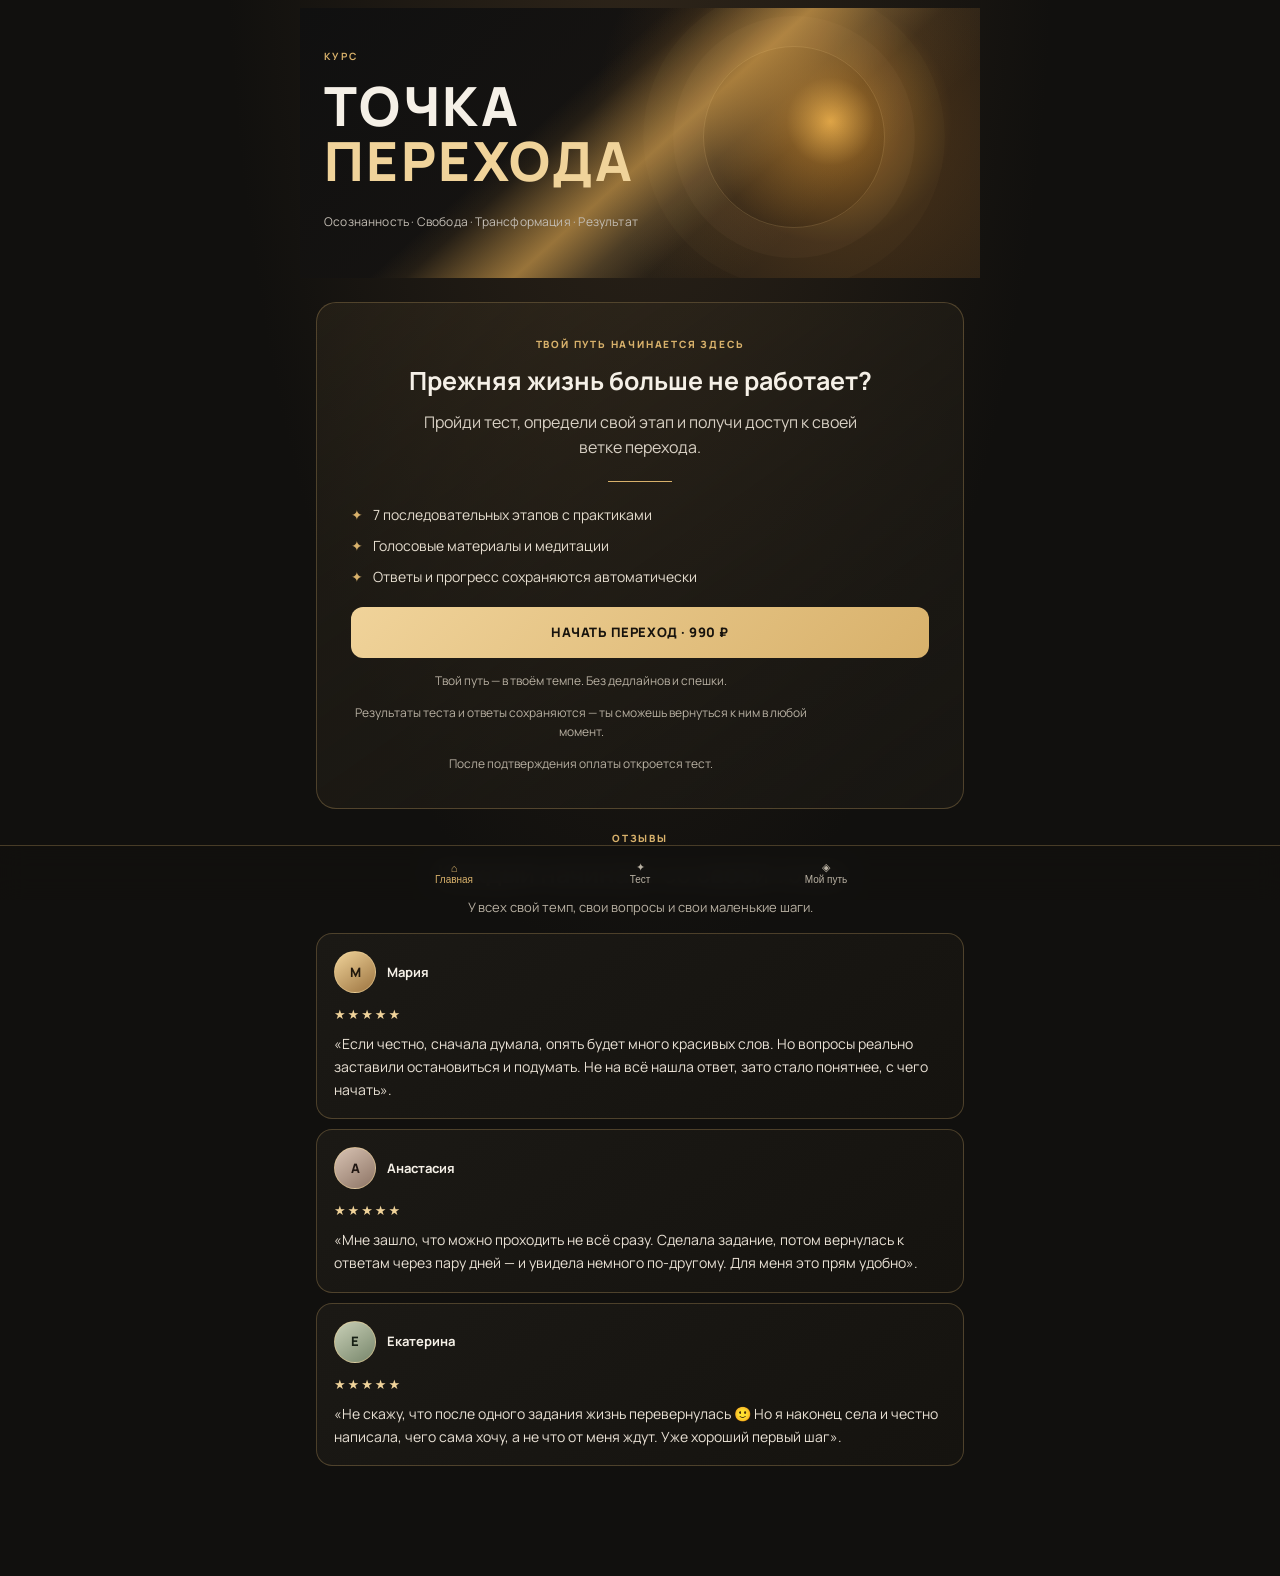
<file: index.html>
<!doctype html>
<html lang="ru">
<head>
  <meta charset="UTF-8">
  <meta name="viewport" content="width=device-width,initial-scale=1,viewport-fit=cover">
  <meta name="theme-color" content="#11100e">
  <title>Точка перехода</title>
  <script src="https://telegram.org/js/telegram-web-app.js"></script>
  <link rel="preconnect" href="https://fonts.googleapis.com">
  <link rel="preconnect" href="https://fonts.gstatic.com" crossorigin>
  <link href="https://fonts.googleapis.com/css2?family=Manrope:wght@400;500;600;700;800&display=swap" rel="stylesheet">
  <style>
    :root{--bg:#11100e;--panel:#191713;--gold:#d8b16b;--gold2:#f0d39a;--text:#f5f0e7;--muted:#b8b0a2;--line:rgba(216,177,107,.28)}
    *{box-sizing:border-box}html{background:var(--bg)}body{margin:0;background:radial-gradient(ellipse at 50% -10%,#30261a 0,transparent 46%),var(--bg);color:var(--text);font-family:Manrope,system-ui,sans-serif;line-height:1.55;min-height:100vh}.app{max-width:680px;margin:0 auto;padding:18px 16px 100px}.hero{position:relative;isolation:isolate;overflow:hidden;min-height:270px;margin:-18px -16px 24px;padding:28px 24px 34px;text-align:left;display:flex;flex-direction:column;justify-content:center;background:radial-gradient(circle at 78% 42%,rgba(232,171,72,.95) 0,rgba(190,127,43,.58) 8%,rgba(122,79,32,.28) 22%,transparent 43%),linear-gradient(135deg,#101010 0%,#151311 42%,#2b2115 100%)}.hero:before{content:"";position:absolute;z-index:-1;inset:-20% -8%;background:linear-gradient(138deg,transparent 0 39%,rgba(219,160,70,.08) 42%,rgba(231,174,83,.62) 51%,rgba(232,181,97,.24) 57%,rgba(232,181,97,.06) 62%,transparent 70%);transform:translateY(10px)}.hero:after{content:"";position:absolute;z-index:-1;width:180px;height:180px;right:14%;top:14%;border:1px solid rgba(242,202,132,.19);border-radius:50%;box-shadow:0 0 0 30px rgba(242,202,132,.035),0 0 0 60px rgba(242,202,132,.025)}.eyebrow{font-size:10px;letter-spacing:.24em;color:var(--gold);font-weight:700}.hero h1{font-size:clamp(36px,10vw,54px);line-height:1.02;letter-spacing:.045em;margin:13px 0 24px;font-weight:800;max-width:520px}.hero h1 span{color:var(--gold2)}.hero p{font-size:12px;color:#c3bdb4;letter-spacing:.015em;margin:0;max-width:420px;line-height:1.6}.gold-line{height:1px;width:64px;background:var(--gold);margin:22px auto}.screen{display:none;animation:fade .25s ease}.screen.active{display:block}@keyframes fade{from{opacity:.5;transform:translateY(5px)}to{opacity:1;transform:none}}.intro{border:1px solid var(--line);border-radius:20px;padding:26px 20px;background:linear-gradient(145deg,rgba(216,177,107,.07),rgba(25,23,19,.92));text-align:center}.intro h2{font-size:clamp(23px,6vw,32px);line-height:1.25;margin:0 0 14px}.intro>p{color:#d8d0c4;margin:0 auto 20px;max-width:460px}.benefits{display:grid;gap:9px;text-align:left;margin:20px 0}.benefit{display:flex;gap:10px;align-items:flex-start;color:#e5ddcf;font-size:14px}.benefit b{color:var(--gold);font-weight:700}.fine{font-size:12px!important;color:var(--muted)!important;margin:14px 0 0!important}.primary,.secondary,.back,.card{font:inherit;cursor:pointer;transition:transform .15s,opacity .15s}.primary{display:block;width:100%;border:0;border-radius:12px;padding:15px 16px;background:linear-gradient(135deg,var(--gold2),var(--gold));color:#17130d;font-weight:800;font-size:13px;letter-spacing:.04em}.secondary{display:block;width:100%;border:1px solid var(--line);border-radius:12px;padding:13px 15px;background:#1b1915;color:var(--text);font-size:12px;font-weight:700}.primary:active,.secondary:active,.back:active{transform:scale(.99)}.back{border:0;background:none;color:var(--gold);padding:10px 0 18px;font-size:13px}.screen h2{font-size:25px;line-height:1.25}.tag{color:var(--gold);font-size:10px;font-weight:800;letter-spacing:.18em;margin-bottom:12px}.lesson,.result,.cabinet-card{background:var(--panel);border:1px solid var(--line);border-radius:18px;padding:20px;margin:8px 0 18px}.lesson h2,.result h2{margin:0 0 18px}.lesson p,.result p{color:#e0d8cc}.lesson-audio{margin:20px 0;padding:15px;border:1px solid var(--line);border-radius:12px;background:#14120f}.lesson-audio audio{width:100%;max-width:100%;margin-top:6px}.lesson-practice{margin:20px 0;padding:16px;border-radius:12px;background:#211e18}.practice-answer textarea{color:var(--text)!important}.bottom-nav{position:fixed;bottom:0;left:0;right:0;z-index:10;display:flex;justify-content:center;gap:6px;padding:10px 12px calc(10px + env(safe-area-inset-bottom));background:rgba(17,16,14,.94);border-top:1px solid var(--line);backdrop-filter:blur(12px)}.bottom-nav button{flex:1;max-width:180px;border:0;background:transparent;color:var(--muted);font-size:11px;padding:5px 2px}.bottom-nav button span{display:block;font-size:10px}.bottom-nav button:first-child{color:var(--gold)}#cabinet-progress{height:6px;border-radius:8px;background:var(--gold);width:0;transition:width .3s}#cabinet-progress-track{height:6px;background:#353027;border-radius:8px;overflow:hidden;margin:12px 0}.stage-list button{display:block;width:100%;text-align:left;margin:8px 0;padding:13px;border:1px solid var(--line);border-radius:10px;background:#201d17;color:var(--text)}button:focus-visible{outline:2px solid var(--gold);outline-offset:3px}@media(min-width:560px){.app{padding-top:26px}.intro{padding:34px}.lesson,.result{padding:26px}}
      .reviews{margin:22px 0 8px}.reviews-heading{text-align:center;margin:0 0 7px;font-size:22px;line-height:1.25}.reviews-sub{text-align:center;color:var(--muted);font-size:13px;margin:0 0 16px}.review-card{background:linear-gradient(145deg,#1b1915,#15130f);border:1px solid var(--line);border-radius:16px;padding:17px;margin:10px 0}.review-stars{color:var(--gold2);letter-spacing:.15em;font-size:13px;margin-bottom:8px}.review-card blockquote{margin:0;color:#e9e1d5;font-size:14px;line-height:1.65}.review-meta{display:flex;justify-content:space-between;gap:10px;align-items:center;margin-top:13px;color:var(--muted);font-size:11px}.review-name{color:var(--gold2);font-weight:700}.review-top{display:flex;align-items:center;gap:11px;margin-bottom:11px}.review-avatar{width:42px;height:42px;flex:0 0 42px;border-radius:50%;display:grid;place-items:center;font-size:13px;font-weight:800;color:#21180d;border:1px solid rgba(240,211,154,.55);background:linear-gradient(145deg,#f0d39a,#9c7440)}.review-person{min-width:0}.review-person strong{display:block;font-size:13px;color:var(--text)}
  </style>
</head>
<body>
  <div class="app">
    <header class="hero">
      <div class="eyebrow">КУРС</div>
      <h1>ТОЧКА<br><span>ПЕРЕХОДА</span></h1>
      <p>Осознанность · Свобода · Трансформация · Результат</p>
    </header>

    <main id="screen-home" class="screen active">
      <section class="intro">
        <div class="tag">ТВОЙ ПУТЬ НАЧИНАЕТСЯ ЗДЕСЬ</div>
        <h2>Прежняя жизнь больше не работает?</h2>
        <p>Пройди тест, определи свой этап и получи доступ к своей ветке перехода.</p>
        <div class="gold-line"></div>
        <div class="benefits">
          <div class="benefit"><b>✦</b><span>7 последовательных этапов с практиками</span></div>
          <div class="benefit"><b>✦</b><span>Голосовые материалы и медитации</span></div>
          <div class="benefit"><b>✦</b><span>Ответы и прогресс сохраняются автоматически</span></div>
        </div>
        <button class="primary" onclick="openTribute(LINKS.awakening)">НАЧАТЬ ПЕРЕХОД · 990 ₽</button>
        <p class="fine">Твой путь — в твоём темпе. Без дедлайнов и спешки.</p>
        <p class="fine">Результаты теста и ответы сохраняются — ты сможешь вернуться к ним в любой момент.</p>
        <p class="fine">После подтверждения оплаты откроется тест.</p>
      </section>

      <section class="reviews" aria-labelledby="reviews-heading">
        <div class="tag" style="text-align:center">ОТЗЫВЫ</div>
        <h2 class="reviews-heading" id="reviews-heading">Каждый начинает со своей точки</h2>
        <p class="reviews-sub">У всех свой темп, свои вопросы и свои маленькие шаги.</p>

        <article class="review-card">
          <div class="review-top"><div class="review-avatar" aria-hidden="true">М</div><div class="review-person"><strong>Мария</strong></div></div>
          <div class="review-stars">★★★★★</div>
          <blockquote>«Если честно, сначала думала, опять будет много красивых слов. Но вопросы реально заставили остановиться и подумать. Не на всё нашла ответ, зато стало понятнее, с чего начать».</blockquote>
        </article>

        <article class="review-card">
          <div class="review-top"><div class="review-avatar" aria-hidden="true" style="background:linear-gradient(145deg,#d8c3b3,#8d7465);color:#211713">А</div><div class="review-person"><strong>Анастасия</strong></div></div>
          <div class="review-stars">★★★★★</div>
          <blockquote>«Мне зашло, что можно проходить не всё сразу. Сделала задание, потом вернулась к ответам через пару дней — и увидела немного по-другому. Для меня это прям удобно».</blockquote>
        </article>

        <article class="review-card">
          <div class="review-top"><div class="review-avatar" aria-hidden="true" style="background:linear-gradient(145deg,#c9d0b7,#77866b);color:#172015">Е</div><div class="review-person"><strong>Екатерина</strong></div></div>
          <div class="review-stars">★★★★★</div>
          <blockquote>«Не скажу, что после одного задания жизнь перевернулась 🙂 Но я наконец села и честно написала, чего сама хочу, а не что от меня ждут. Уже хороший первый шаг».</blockquote>
        </article>

      </section>
    </main>

    <main id="screen-test" class="screen"><button class="back" onclick="showScreen('home')">← Назад</button><div id="test-wrap"></div></main>

    <main id="screen-cabinet" class="screen">
      <button class="back" onclick="showScreen('home')">← На главную</button>
      <section class="cabinet-card"><div class="tag">МОЙ ПУТЬ</div><h2 id="cabinet-stage">Твой путь</h2><div id="cabinet-progress-track"><div id="cabinet-progress"></div></div><p id="cabinet-progress-text">Загрузка…</p><div id="cabinet-message"></div></section>
      <div id="stage-list" class="stage-list"></div>
    </main>

    <main id="screen-lesson" class="screen"><button class="back" onclick="openCabinet()">← Мой путь</button><div id="lesson-wrap"></div></main>
  </div>

  <nav class="bottom-nav" aria-label="Основная навигация">
    <button onclick="showScreen('home')">⌂<span>Главная</span></button>
    <button onclick="showScreen('test')">✦<span>Тест</span></button>
    <button onclick="openCabinet()">◈<span>Мой путь</span></button>
  </nav>
  <script src="app.js"></script>
</body>
</html>
</file>
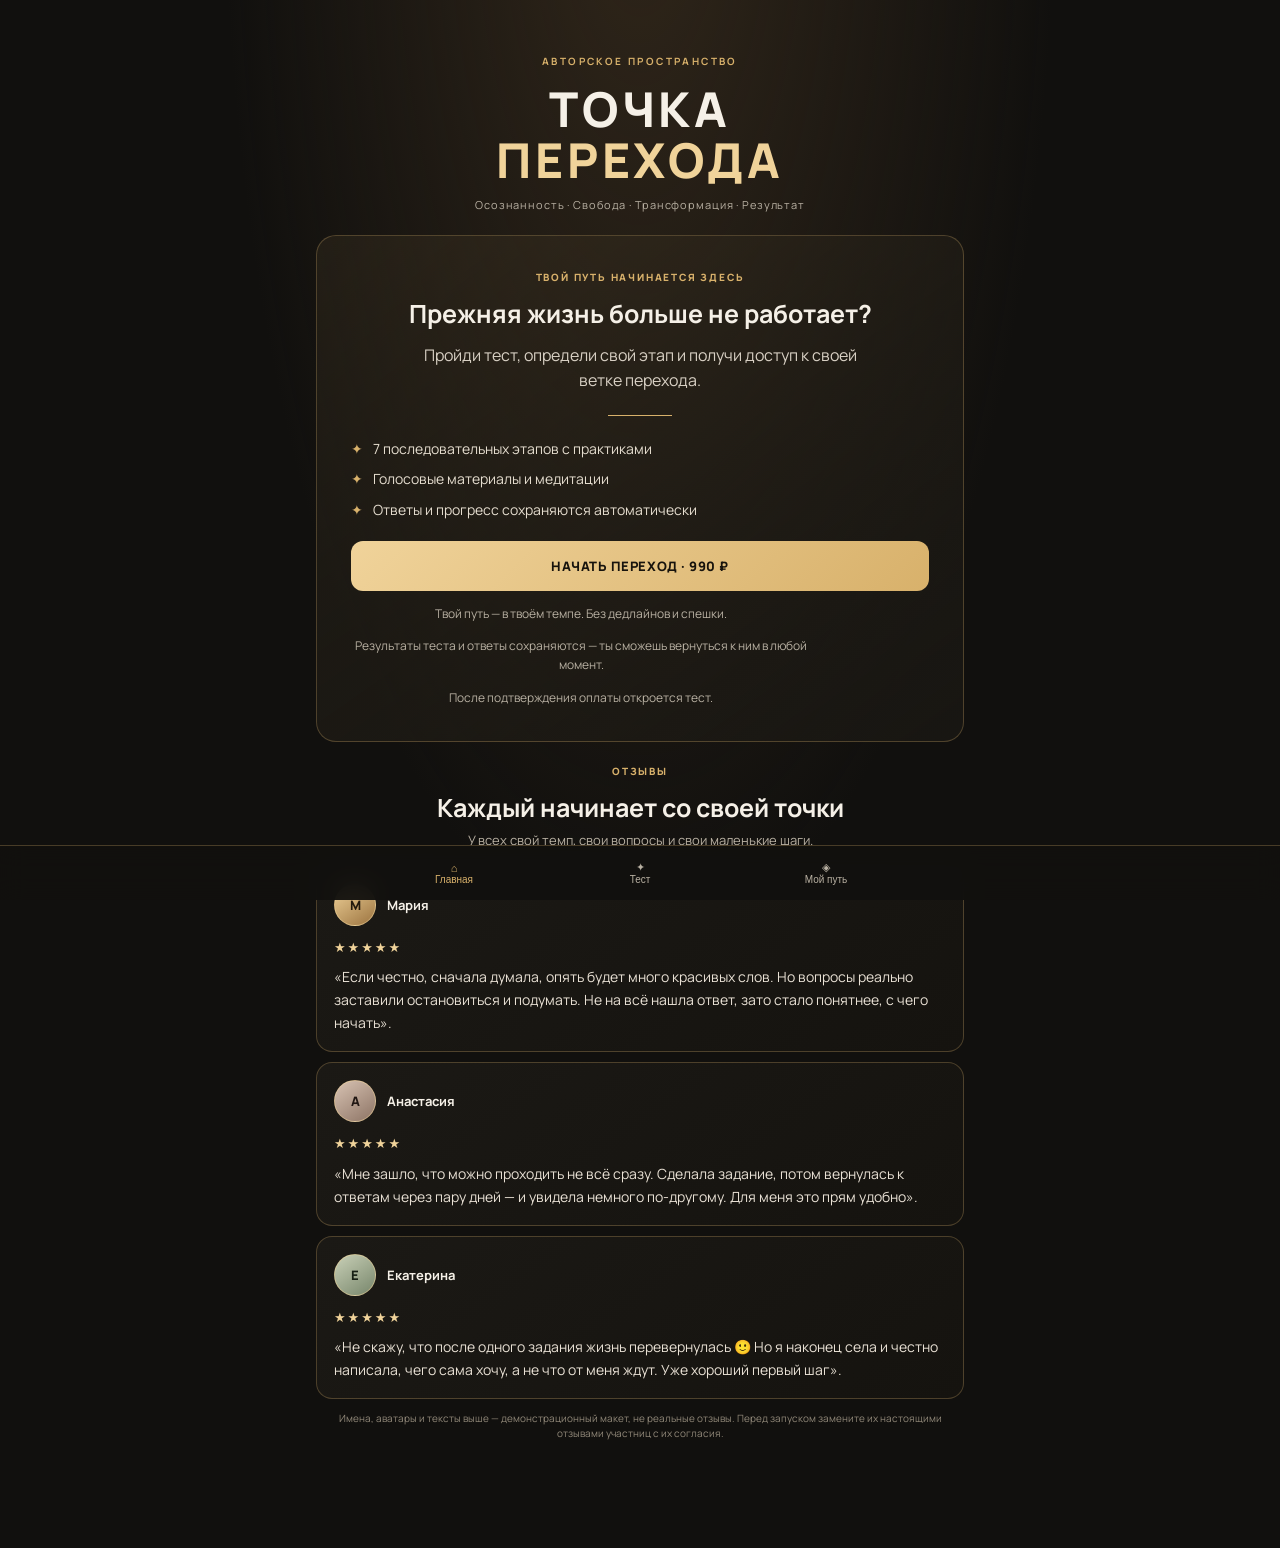
<file: index (5).html>
<!doctype html>
<html lang="ru">
<head>
  <meta charset="UTF-8">
  <meta name="viewport" content="width=device-width,initial-scale=1,viewport-fit=cover">
  <meta name="theme-color" content="#11100e">
  <title>Точка перехода</title>
  <script src="https://telegram.org/js/telegram-web-app.js"></script>
  <link rel="preconnect" href="https://fonts.googleapis.com">
  <link rel="preconnect" href="https://fonts.gstatic.com" crossorigin>
  <link href="https://fonts.googleapis.com/css2?family=Manrope:wght@400;500;600;700;800&display=swap" rel="stylesheet">
  <style>
    :root{--bg:#11100e;--panel:#191713;--gold:#d8b16b;--gold2:#f0d39a;--text:#f5f0e7;--muted:#b8b0a2;--line:rgba(216,177,107,.28)}
    *{box-sizing:border-box}html{background:var(--bg)}body{margin:0;background:radial-gradient(ellipse at 50% -10%,#30261a 0,transparent 46%),var(--bg);color:var(--text);font-family:Manrope,system-ui,sans-serif;line-height:1.55;min-height:100vh}.app{max-width:680px;margin:0 auto;padding:18px 16px 100px}.hero{padding:28px 8px 22px;text-align:center}.eyebrow{font-size:10px;letter-spacing:.24em;color:var(--gold);font-weight:700}.hero h1{font-size:clamp(30px,8vw,48px);line-height:1.08;letter-spacing:.08em;margin:13px 0 10px;font-weight:800}.hero h1 span{color:var(--gold2)}.hero p{font-size:11px;color:var(--muted);letter-spacing:.08em;margin:0}.gold-line{height:1px;width:64px;background:var(--gold);margin:22px auto}.screen{display:none;animation:fade .25s ease}.screen.active{display:block}@keyframes fade{from{opacity:.5;transform:translateY(5px)}to{opacity:1;transform:none}}.intro{border:1px solid var(--line);border-radius:20px;padding:26px 20px;background:linear-gradient(145deg,rgba(216,177,107,.07),rgba(25,23,19,.92));text-align:center}.intro h2{font-size:clamp(23px,6vw,32px);line-height:1.25;margin:0 0 14px}.intro>p{color:#d8d0c4;margin:0 auto 20px;max-width:460px}.benefits{display:grid;gap:9px;text-align:left;margin:20px 0}.benefit{display:flex;gap:10px;align-items:flex-start;color:#e5ddcf;font-size:14px}.benefit b{color:var(--gold);font-weight:700}.fine{font-size:12px!important;color:var(--muted)!important;margin:14px 0 0!important}.primary,.secondary,.back,.card{font:inherit;cursor:pointer;transition:transform .15s,opacity .15s}.primary{display:block;width:100%;border:0;border-radius:12px;padding:15px 16px;background:linear-gradient(135deg,var(--gold2),var(--gold));color:#17130d;font-weight:800;font-size:13px;letter-spacing:.04em}.secondary{display:block;width:100%;border:1px solid var(--line);border-radius:12px;padding:13px 15px;background:#1b1915;color:var(--text);font-size:12px;font-weight:700}.primary:active,.secondary:active,.back:active{transform:scale(.99)}.back{border:0;background:none;color:var(--gold);padding:10px 0 18px;font-size:13px}.screen h2{font-size:25px;line-height:1.25}.tag{color:var(--gold);font-size:10px;font-weight:800;letter-spacing:.18em;margin-bottom:12px}.lesson,.result,.cabinet-card{background:var(--panel);border:1px solid var(--line);border-radius:18px;padding:20px;margin:8px 0 18px}.lesson h2,.result h2{margin:0 0 18px}.lesson p,.result p{color:#e0d8cc}.lesson-audio{margin:20px 0;padding:15px;border:1px solid var(--line);border-radius:12px;background:#14120f}.lesson-audio audio{width:100%;max-width:100%;margin-top:6px}.lesson-practice{margin:20px 0;padding:16px;border-radius:12px;background:#211e18}.practice-answer textarea{color:var(--text)!important}.bottom-nav{position:fixed;bottom:0;left:0;right:0;z-index:10;display:flex;justify-content:center;gap:6px;padding:10px 12px calc(10px + env(safe-area-inset-bottom));background:rgba(17,16,14,.94);border-top:1px solid var(--line);backdrop-filter:blur(12px)}.bottom-nav button{flex:1;max-width:180px;border:0;background:transparent;color:var(--muted);font-size:11px;padding:5px 2px}.bottom-nav button span{display:block;font-size:10px}.bottom-nav button:first-child{color:var(--gold)}#cabinet-progress{height:6px;border-radius:8px;background:var(--gold);width:0;transition:width .3s}#cabinet-progress-track{height:6px;background:#353027;border-radius:8px;overflow:hidden;margin:12px 0}.stage-list button{display:block;width:100%;text-align:left;margin:8px 0;padding:13px;border:1px solid var(--line);border-radius:10px;background:#201d17;color:var(--text)}button:focus-visible{outline:2px solid var(--gold);outline-offset:3px}@media(min-width:560px){.app{padding-top:26px}.intro{padding:34px}.lesson,.result{padding:26px}}
      .reviews{margin:22px 0 8px}.reviews-heading{text-align:center;margin:0 0 7px;font-size:22px;line-height:1.25}.reviews-sub{text-align:center;color:var(--muted);font-size:13px;margin:0 0 16px}.review-card{background:linear-gradient(145deg,#1b1915,#15130f);border:1px solid var(--line);border-radius:16px;padding:17px;margin:10px 0}.review-stars{color:var(--gold2);letter-spacing:.15em;font-size:13px;margin-bottom:8px}.review-card blockquote{margin:0;color:#e9e1d5;font-size:14px;line-height:1.65}.review-meta{display:flex;justify-content:space-between;gap:10px;align-items:center;margin-top:13px;color:var(--muted);font-size:11px}.review-name{color:var(--gold2);font-weight:700}.review-top{display:flex;align-items:center;gap:11px;margin-bottom:11px}.review-avatar{width:42px;height:42px;flex:0 0 42px;border-radius:50%;display:grid;place-items:center;font-size:13px;font-weight:800;color:#21180d;border:1px solid rgba(240,211,154,.55);background:linear-gradient(145deg,#f0d39a,#9c7440)}.review-person{min-width:0}.review-person strong{display:block;font-size:13px;color:var(--text)}.review-person span{display:block;font-size:10px;color:var(--muted);margin-top:2px}.review-note{font-size:10px;line-height:1.45;color:#918879;text-align:center;margin:12px 8px 0}
  </style>
</head>
<body>
  <div class="app">
    <header class="hero">
      <div class="eyebrow">АВТОРСКОЕ ПРОСТРАНСТВО</div>
      <h1>ТОЧКА<br><span>ПЕРЕХОДА</span></h1>
      <p>Осознанность · Свобода · Трансформация · Результат</p>
    </header>

    <main id="screen-home" class="screen active">
      <section class="intro">
        <div class="tag">ТВОЙ ПУТЬ НАЧИНАЕТСЯ ЗДЕСЬ</div>
        <h2>Прежняя жизнь больше не работает?</h2>
        <p>Пройди тест, определи свой этап и получи доступ к своей ветке перехода.</p>
        <div class="gold-line"></div>
        <div class="benefits">
          <div class="benefit"><b>✦</b><span>7 последовательных этапов с практиками</span></div>
          <div class="benefit"><b>✦</b><span>Голосовые материалы и медитации</span></div>
          <div class="benefit"><b>✦</b><span>Ответы и прогресс сохраняются автоматически</span></div>
        </div>
        <button class="primary" onclick="openTribute(LINKS.awakening)">НАЧАТЬ ПЕРЕХОД · 990 ₽</button>
        <p class="fine">Твой путь — в твоём темпе. Без дедлайнов и спешки.</p>
        <p class="fine">Результаты теста и ответы сохраняются — ты сможешь вернуться к ним в любой момент.</p>
        <p class="fine">После подтверждения оплаты откроется тест.</p>
      </section>

      <section class="reviews" aria-labelledby="reviews-heading">
        <div class="tag" style="text-align:center">ОТЗЫВЫ</div>
        <h2 class="reviews-heading" id="reviews-heading">Каждый начинает со своей точки</h2>
        <p class="reviews-sub">У всех свой темп, свои вопросы и свои маленькие шаги.</p>

        <article class="review-card">
          <div class="review-top"><div class="review-avatar" aria-hidden="true">М</div><div class="review-person"><strong>Мария</strong></div></div>
          <div class="review-stars">★★★★★</div>
          <blockquote>«Если честно, сначала думала, опять будет много красивых слов. Но вопросы реально заставили остановиться и подумать. Не на всё нашла ответ, зато стало понятнее, с чего начать».</blockquote>
        </article>

        <article class="review-card">
          <div class="review-top"><div class="review-avatar" aria-hidden="true" style="background:linear-gradient(145deg,#d8c3b3,#8d7465);color:#211713">А</div><div class="review-person"><strong>Анастасия</strong></div></div>
          <div class="review-stars">★★★★★</div>
          <blockquote>«Мне зашло, что можно проходить не всё сразу. Сделала задание, потом вернулась к ответам через пару дней — и увидела немного по-другому. Для меня это прям удобно».</blockquote>
        </article>

        <article class="review-card">
          <div class="review-top"><div class="review-avatar" aria-hidden="true" style="background:linear-gradient(145deg,#c9d0b7,#77866b);color:#172015">Е</div><div class="review-person"><strong>Екатерина</strong></div></div>
          <div class="review-stars">★★★★★</div>
          <blockquote>«Не скажу, что после одного задания жизнь перевернулась 🙂 Но я наконец села и честно написала, чего сама хочу, а не что от меня ждут. Уже хороший первый шаг».</blockquote>
        </article>

        <p class="review-note">Имена, аватары и тексты выше — демонстрационный макет, не реальные отзывы. Перед запуском замените их настоящими отзывами участниц с их согласия.</p>
      </section>
    </main>

    <main id="screen-test" class="screen"><button class="back" onclick="showScreen('home')">← Назад</button><div id="test-wrap"></div></main>

    <main id="screen-cabinet" class="screen">
      <button class="back" onclick="showScreen('home')">← На главную</button>
      <section class="cabinet-card"><div class="tag">МОЙ ПУТЬ</div><h2 id="cabinet-stage">Твой путь</h2><div id="cabinet-progress-track"><div id="cabinet-progress"></div></div><p id="cabinet-progress-text">Загрузка…</p><div id="cabinet-message"></div></section>
      <div id="stage-list" class="stage-list"></div>
    </main>

    <main id="screen-lesson" class="screen"><button class="back" onclick="openCabinet()">← Мой путь</button><div id="lesson-wrap"></div></main>
  </div>

  <nav class="bottom-nav" aria-label="Основная навигация">
    <button onclick="showScreen('home')">⌂<span>Главная</span></button>
    <button onclick="showScreen('test')">✦<span>Тест</span></button>
    <button onclick="openCabinet()">◈<span>Мой путь</span></button>
  </nav>
  <script src="app.js"></script>
</body>
</html>
</file>
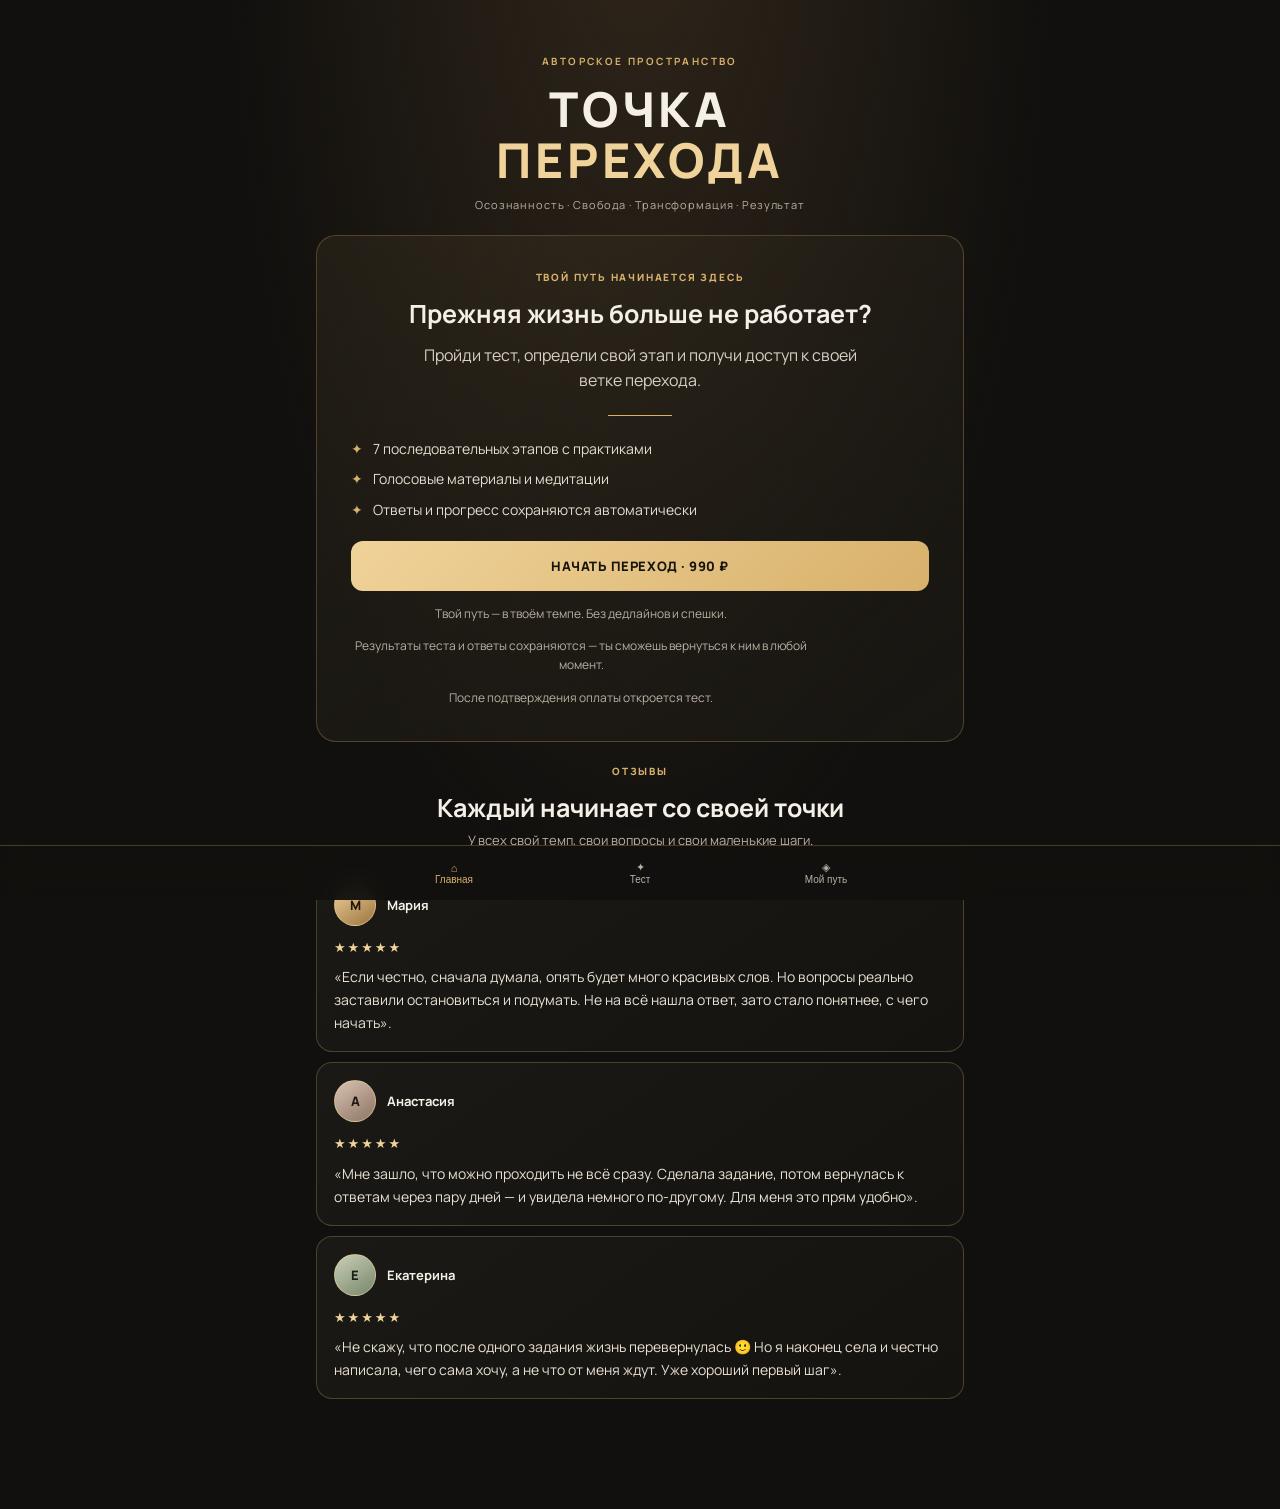
<file: index-fixed.html>
<!doctype html>
<html lang="ru">
<head>
  <meta charset="UTF-8">
  <meta name="viewport" content="width=device-width,initial-scale=1,viewport-fit=cover">
  <meta name="theme-color" content="#11100e">
  <title>Точка перехода</title>
  <script src="https://telegram.org/js/telegram-web-app.js"></script>
  <link rel="preconnect" href="https://fonts.googleapis.com">
  <link rel="preconnect" href="https://fonts.gstatic.com" crossorigin>
  <link href="https://fonts.googleapis.com/css2?family=Manrope:wght@400;500;600;700;800&display=swap" rel="stylesheet">
  <style>
    :root{--bg:#11100e;--panel:#191713;--gold:#d8b16b;--gold2:#f0d39a;--text:#f5f0e7;--muted:#b8b0a2;--line:rgba(216,177,107,.28)}
    *{box-sizing:border-box}html{background:var(--bg)}body{margin:0;background:radial-gradient(ellipse at 50% -10%,#30261a 0,transparent 46%),var(--bg);color:var(--text);font-family:Manrope,system-ui,sans-serif;line-height:1.55;min-height:100vh}.app{max-width:680px;margin:0 auto;padding:18px 16px 100px}.hero{padding:28px 8px 22px;text-align:center}.eyebrow{font-size:10px;letter-spacing:.24em;color:var(--gold);font-weight:700}.hero h1{font-size:clamp(30px,8vw,48px);line-height:1.08;letter-spacing:.08em;margin:13px 0 10px;font-weight:800}.hero h1 span{color:var(--gold2)}.hero p{font-size:11px;color:var(--muted);letter-spacing:.08em;margin:0}.gold-line{height:1px;width:64px;background:var(--gold);margin:22px auto}.screen{display:none;animation:fade .25s ease}.screen.active{display:block}@keyframes fade{from{opacity:.5;transform:translateY(5px)}to{opacity:1;transform:none}}.intro{border:1px solid var(--line);border-radius:20px;padding:26px 20px;background:linear-gradient(145deg,rgba(216,177,107,.07),rgba(25,23,19,.92));text-align:center}.intro h2{font-size:clamp(23px,6vw,32px);line-height:1.25;margin:0 0 14px}.intro>p{color:#d8d0c4;margin:0 auto 20px;max-width:460px}.benefits{display:grid;gap:9px;text-align:left;margin:20px 0}.benefit{display:flex;gap:10px;align-items:flex-start;color:#e5ddcf;font-size:14px}.benefit b{color:var(--gold);font-weight:700}.fine{font-size:12px!important;color:var(--muted)!important;margin:14px 0 0!important}.primary,.secondary,.back,.card{font:inherit;cursor:pointer;transition:transform .15s,opacity .15s}.primary{display:block;width:100%;border:0;border-radius:12px;padding:15px 16px;background:linear-gradient(135deg,var(--gold2),var(--gold));color:#17130d;font-weight:800;font-size:13px;letter-spacing:.04em}.secondary{display:block;width:100%;border:1px solid var(--line);border-radius:12px;padding:13px 15px;background:#1b1915;color:var(--text);font-size:12px;font-weight:700}.primary:active,.secondary:active,.back:active{transform:scale(.99)}.back{border:0;background:none;color:var(--gold);padding:10px 0 18px;font-size:13px}.screen h2{font-size:25px;line-height:1.25}.tag{color:var(--gold);font-size:10px;font-weight:800;letter-spacing:.18em;margin-bottom:12px}.lesson,.result,.cabinet-card{background:var(--panel);border:1px solid var(--line);border-radius:18px;padding:20px;margin:8px 0 18px}.lesson h2,.result h2{margin:0 0 18px}.lesson p,.result p{color:#e0d8cc}.lesson-audio{margin:20px 0;padding:15px;border:1px solid var(--line);border-radius:12px;background:#14120f}.lesson-audio audio{width:100%;max-width:100%;margin-top:6px}.lesson-practice{margin:20px 0;padding:16px;border-radius:12px;background:#211e18}.practice-answer textarea{color:var(--text)!important}.bottom-nav{position:fixed;bottom:0;left:0;right:0;z-index:10;display:flex;justify-content:center;gap:6px;padding:10px 12px calc(10px + env(safe-area-inset-bottom));background:rgba(17,16,14,.94);border-top:1px solid var(--line);backdrop-filter:blur(12px)}.bottom-nav button{flex:1;max-width:180px;border:0;background:transparent;color:var(--muted);font-size:11px;padding:5px 2px}.bottom-nav button span{display:block;font-size:10px}.bottom-nav button:first-child{color:var(--gold)}#cabinet-progress{height:6px;border-radius:8px;background:var(--gold);width:0;transition:width .3s}#cabinet-progress-track{height:6px;background:#353027;border-radius:8px;overflow:hidden;margin:12px 0}.stage-list button{display:block;width:100%;text-align:left;margin:8px 0;padding:13px;border:1px solid var(--line);border-radius:10px;background:#201d17;color:var(--text)}button:focus-visible{outline:2px solid var(--gold);outline-offset:3px}@media(min-width:560px){.app{padding-top:26px}.intro{padding:34px}.lesson,.result{padding:26px}}
      .reviews{margin:22px 0 8px}.reviews-heading{text-align:center;margin:0 0 7px;font-size:22px;line-height:1.25}.reviews-sub{text-align:center;color:var(--muted);font-size:13px;margin:0 0 16px}.review-card{background:linear-gradient(145deg,#1b1915,#15130f);border:1px solid var(--line);border-radius:16px;padding:17px;margin:10px 0}.review-stars{color:var(--gold2);letter-spacing:.15em;font-size:13px;margin-bottom:8px}.review-card blockquote{margin:0;color:#e9e1d5;font-size:14px;line-height:1.65}.review-meta{display:flex;justify-content:space-between;gap:10px;align-items:center;margin-top:13px;color:var(--muted);font-size:11px}.review-name{color:var(--gold2);font-weight:700}.review-top{display:flex;align-items:center;gap:11px;margin-bottom:11px}.review-avatar{width:42px;height:42px;flex:0 0 42px;border-radius:50%;display:grid;place-items:center;font-size:13px;font-weight:800;color:#21180d;border:1px solid rgba(240,211,154,.55);background:linear-gradient(145deg,#f0d39a,#9c7440)}.review-person{min-width:0}.review-person strong{display:block;font-size:13px;color:var(--text)}.review-note{font-size:10px;line-height:1.45;color:#918879;text-align:center;margin:12px 8px 0}
  </style>
</head>
<body>
  <div class="app">
    <header class="hero">
      <div class="eyebrow">АВТОРСКОЕ ПРОСТРАНСТВО</div>
      <h1>ТОЧКА<br><span>ПЕРЕХОДА</span></h1>
      <p>Осознанность · Свобода · Трансформация · Результат</p>
    </header>

    <main id="screen-home" class="screen active">
      <section class="intro">
        <div class="tag">ТВОЙ ПУТЬ НАЧИНАЕТСЯ ЗДЕСЬ</div>
        <h2>Прежняя жизнь больше не работает?</h2>
        <p>Пройди тест, определи свой этап и получи доступ к своей ветке перехода.</p>
        <div class="gold-line"></div>
        <div class="benefits">
          <div class="benefit"><b>✦</b><span>7 последовательных этапов с практиками</span></div>
          <div class="benefit"><b>✦</b><span>Голосовые материалы и медитации</span></div>
          <div class="benefit"><b>✦</b><span>Ответы и прогресс сохраняются автоматически</span></div>
        </div>
        <button class="primary" onclick="openTribute(LINKS.awakening)">НАЧАТЬ ПЕРЕХОД · 990 ₽</button>
        <p class="fine">Твой путь — в твоём темпе. Без дедлайнов и спешки.</p>
        <p class="fine">Результаты теста и ответы сохраняются — ты сможешь вернуться к ним в любой момент.</p>
        <p class="fine">После подтверждения оплаты откроется тест.</p>
      </section>

      <section class="reviews" aria-labelledby="reviews-heading">
        <div class="tag" style="text-align:center">ОТЗЫВЫ</div>
        <h2 class="reviews-heading" id="reviews-heading">Каждый начинает со своей точки</h2>
        <p class="reviews-sub">У всех свой темп, свои вопросы и свои маленькие шаги.</p>

        <article class="review-card">
          <div class="review-top"><div class="review-avatar" aria-hidden="true">М</div><div class="review-person"><strong>Мария</strong></div></div>
          <div class="review-stars">★★★★★</div>
          <blockquote>«Если честно, сначала думала, опять будет много красивых слов. Но вопросы реально заставили остановиться и подумать. Не на всё нашла ответ, зато стало понятнее, с чего начать».</blockquote>
        </article>

        <article class="review-card">
          <div class="review-top"><div class="review-avatar" aria-hidden="true" style="background:linear-gradient(145deg,#d8c3b3,#8d7465);color:#211713">А</div><div class="review-person"><strong>Анастасия</strong></div></div>
          <div class="review-stars">★★★★★</div>
          <blockquote>«Мне зашло, что можно проходить не всё сразу. Сделала задание, потом вернулась к ответам через пару дней — и увидела немного по-другому. Для меня это прям удобно».</blockquote>
        </article>

        <article class="review-card">
          <div class="review-top"><div class="review-avatar" aria-hidden="true" style="background:linear-gradient(145deg,#c9d0b7,#77866b);color:#172015">Е</div><div class="review-person"><strong>Екатерина</strong></div></div>
          <div class="review-stars">★★★★★</div>
          <blockquote>«Не скажу, что после одного задания жизнь перевернулась 🙂 Но я наконец села и честно написала, чего сама хочу, а не что от меня ждут. Уже хороший первый шаг».</blockquote>
        </article>

      </section>
    </main>

    <main id="screen-test" class="screen"><button class="back" onclick="showScreen('home')">← Назад</button><div id="test-wrap"></div></main>

    <main id="screen-cabinet" class="screen">
      <button class="back" onclick="showScreen('home')">← На главную</button>
      <section class="cabinet-card"><div class="tag">МОЙ ПУТЬ</div><h2 id="cabinet-stage">Твой путь</h2><div id="cabinet-progress-track"><div id="cabinet-progress"></div></div><p id="cabinet-progress-text">Загрузка…</p><div id="cabinet-message"></div></section>
      <div id="stage-list" class="stage-list"></div>
    </main>

    <main id="screen-lesson" class="screen"><button class="back" onclick="openCabinet()">← Мой путь</button><div id="lesson-wrap"></div></main>
  </div>

  <nav class="bottom-nav" aria-label="Основная навигация">
    <button onclick="showScreen('home')">⌂<span>Главная</span></button>
    <button onclick="showScreen('test')">✦<span>Тест</span></button>
    <button onclick="openCabinet()">◈<span>Мой путь</span></button>
  </nav>
  <script src="app.js"></script>
</body>
</html>
</file>
